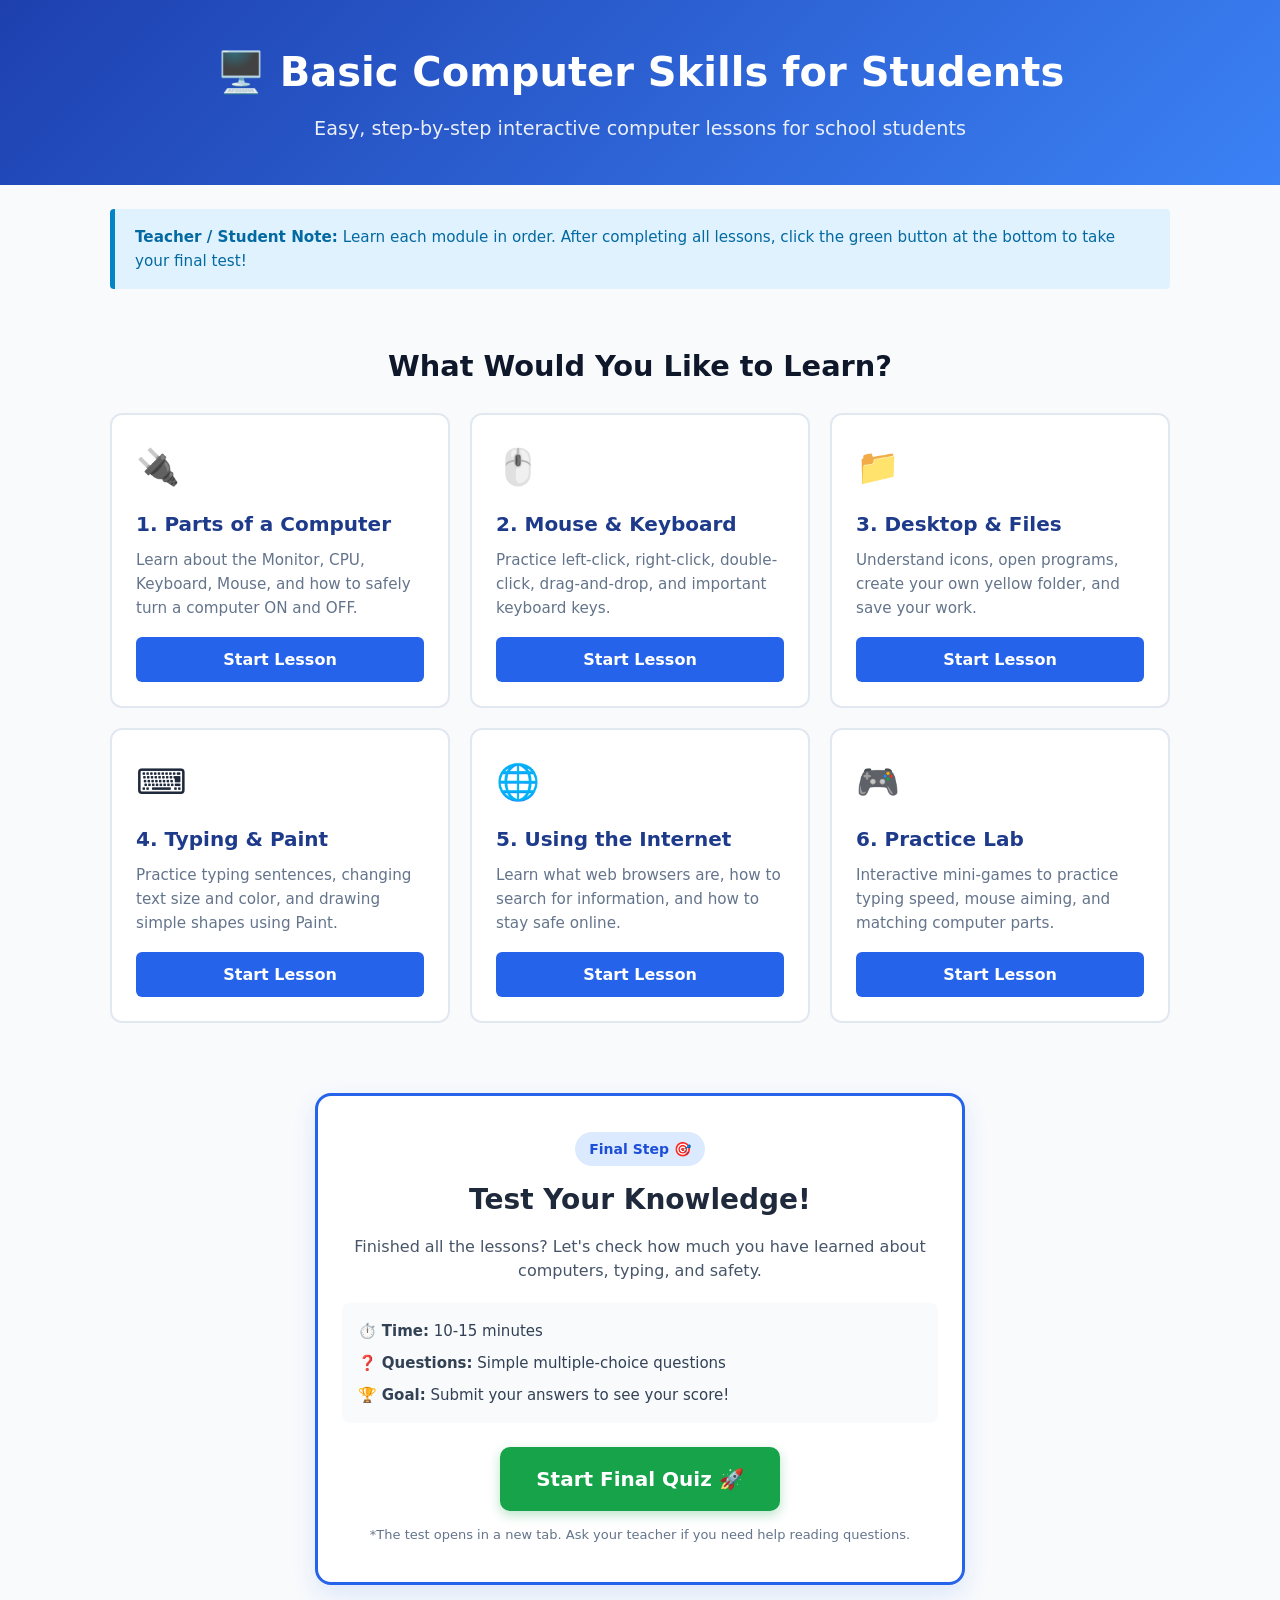
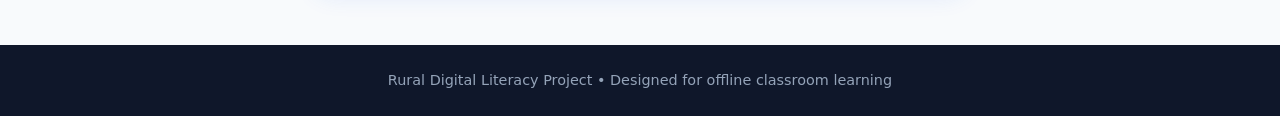
<file: index.html>
<!DOCTYPE html>
<html lang="en">
<head>
  <meta charset="UTF-8">
  <meta name="viewport" content="width=device-width, initial-scale=1.0">
  <title>Basic Computer Skills for Students</title>
  <link rel="stylesheet" href="style.css">
</head>
<body>

  <!-- Header Section -->
  <header>
    <div class="container">
      <h1>🖥️ Basic Computer Skills for Students</h1>
      <p>Easy, step-by-step interactive computer lessons for school students</p>
    </div>
  </header>

  <main class="container">
    <!-- Notice Banner -->
    <div class="info-banner">
      <strong>Teacher / Student Note:</strong> Learn each module in order. After completing all lessons, click the green button at the bottom to take your final test!
    </div>

    <!-- Curriculum Modules Grid -->
    <section class="modules-section">
      <h2 class="section-title">What Would You Like to Learn?</h2>
      
      <div class="modules-grid">
        <!-- Module 1 -->
        <article class="module-card">
          <div>
            <div class="module-icon">🔌</div>
            <h3 class="module-title">1. Parts of a Computer</h3>
            <p class="module-desc">Learn about the Monitor, CPU, Keyboard, Mouse, and how to safely turn a computer ON and OFF.</p>
          </div>
          <a href="module-1-hardware.html" class="module-btn">Start Lesson</a>
        </article>

        <!-- Module 2 -->
        <article class="module-card">
          <div>
            <div class="module-icon">🖱️</div>
            <h3 class="module-title">2. Mouse & Keyboard</h3>
            <p class="module-desc">Practice left-click, right-click, double-click, drag-and-drop, and important keyboard keys.</p>
          </div>
          <a href="module-2-mouse-keys.html" class="module-btn">Start Lesson</a>
        </article>

        <!-- Module 3 -->
        <article class="module-card">
          <div>
            <div class="module-icon">📁</div>
            <h3 class="module-title">3. Desktop & Files</h3>
            <p class="module-desc">Understand icons, open programs, create your own yellow folder, and save your work.</p>
          </div>
          <a href="module-3-os-files.html" class="module-btn">Start Lesson</a>
        </article>

        <!-- Module 4 -->
        <article class="module-card">
          <div>
            <div class="module-icon">⌨️</div>
            <h3 class="module-title">4. Typing & Paint</h3>
            <p class="module-desc">Practice typing sentences, changing text size and color, and drawing simple shapes using Paint.</p>
          </div>
          <a href="module-4-typing.html" class="module-btn">Start Lesson</a>
        </article>

        <!-- Module 5 -->
        <article class="module-card">
          <div>
            <div class="module-icon">🌐</div>
            <h3 class="module-title">5. Using the Internet</h3>
            <p class="module-desc">Learn what web browsers are, how to search for information, and how to stay safe online.</p>
          </div>
          <a href="module-5-internet.html" class="module-btn">Start Lesson</a>
        </article>

        <!-- Module 6 -->
        <article class="module-card">
          <div>
            <div class="module-icon">🎮</div>
            <h3 class="module-title">6. Practice Lab</h3>
            <p class="module-desc">Interactive mini-games to practice typing speed, mouse aiming, and matching computer parts.</p>
          </div>
          <a href="practice-lab.html" class="module-btn">Start Lesson</a>
        </article>
      </div>
    </section>

    <!-- Google Form Assessment Section -->
    <section class="quiz-section" id="final-test">
      <div class="quiz-card">
        <div class="quiz-badge">Final Step 🎯</div>
        <h2>Test Your Knowledge!</h2>
        <p>
          Finished all the lessons? Let's check how much you have learned about computers, typing, and safety.
        </p>

        <ul class="quiz-info-list">
          <li>⏱️ <strong>Time:</strong> 10-15 minutes</li>
          <li>❓ <strong>Questions:</strong> Simple multiple-choice questions</li>
          <li>🏆 <strong>Goal:</strong> Submit your answers to see your score!</li>
        </ul>

        <!-- REPLACE URL BELOW WITH YOUR ACTUAL GOOGLE FORM LINK -->
        <a 
          href="https://docs.google.com/forms/d/e/1FAIpQLSdJWgnpxAxNzUijWl39-9G3-Qen-Lvp-LFcQCMfpxL9s4oBVw/viewform?usp=publish-editor" 
          target="_blank" 
          rel="noopener noreferrer" 
          class="quiz-btn"
        >
          Start Final Quiz 🚀
        </a>

        <small class="quiz-note">*The test opens in a new tab. Ask your teacher if you need help reading questions.</small>
      </div>
    </section>
  </main>

  <!-- Footer -->
  <footer>
    <div class="container">
      <p>Rural Digital Literacy Project • Designed for offline classroom learning</p>
    </div>
  </footer>

</body>
</html>
</file>
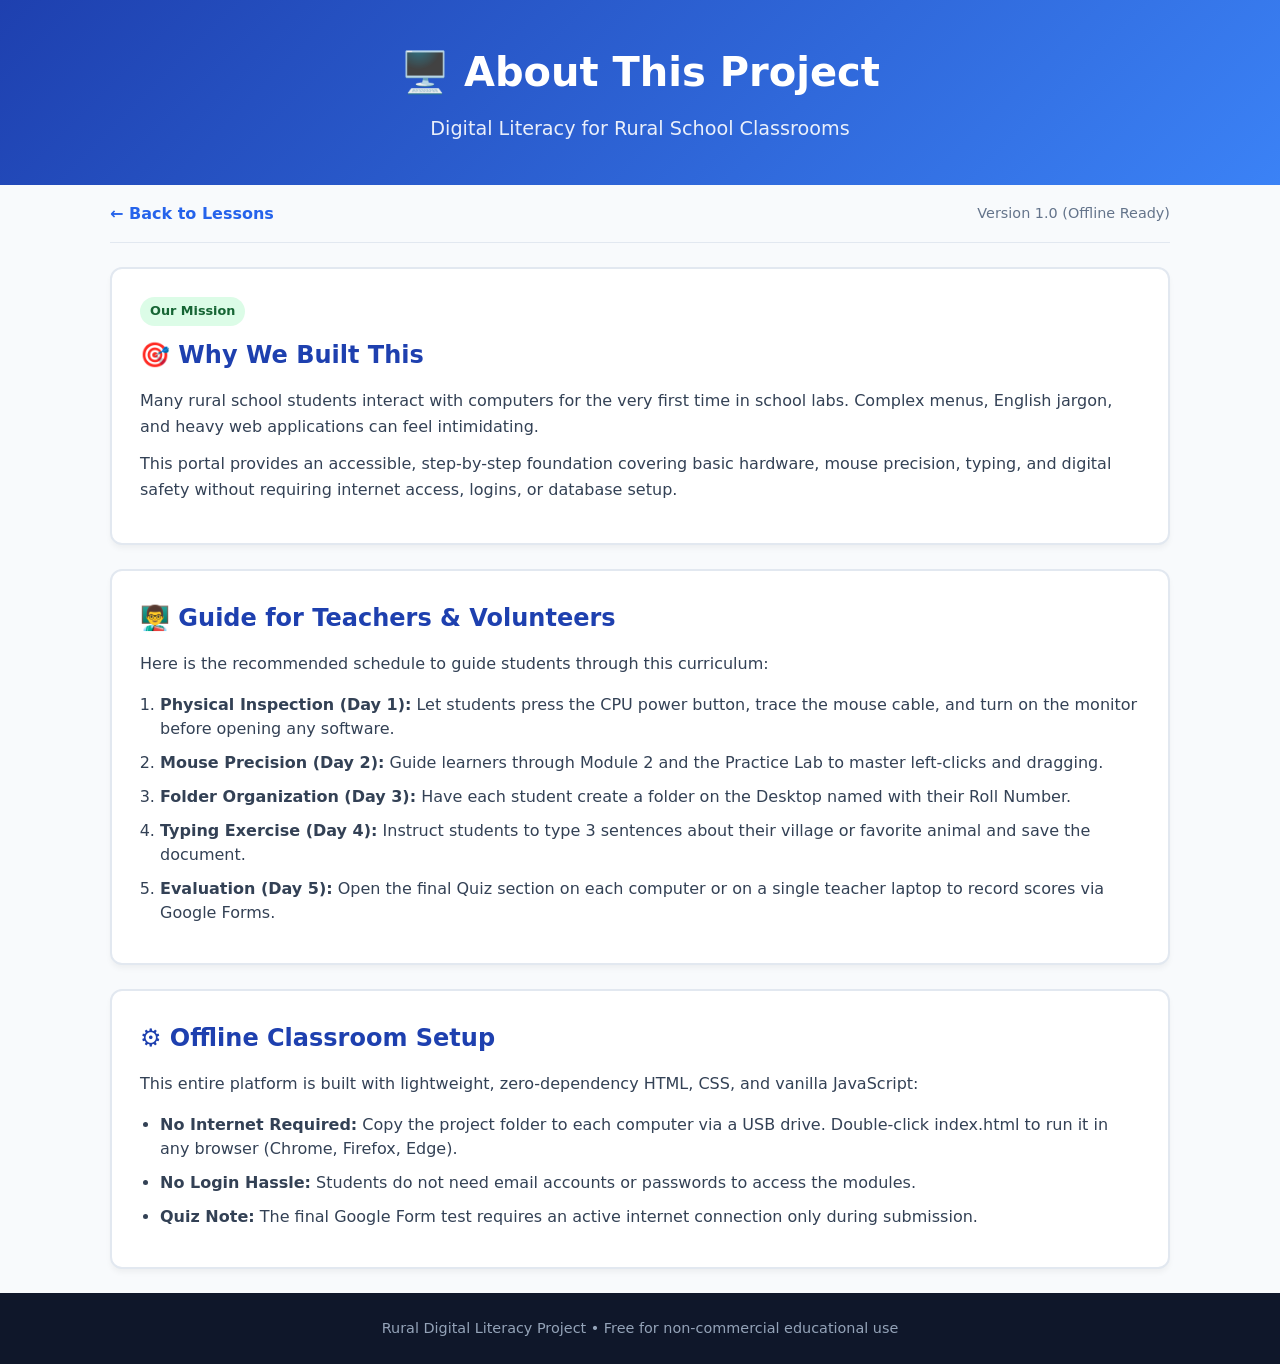
<file: about.html>
<!DOCTYPE html>
<html lang="en">
<head>
  <meta charset="UTF-8">
  <meta name="viewport" content="width=device-width, initial-scale=1.0">
  <title>About - Basic Computer Skills Project</title>
  <link rel="stylesheet" href="style.css">
  <link rel="stylesheet" href="responsive.css">
  <style>
    /* Specific styles for About & Guide Page */
    .about-hero {
      text-align: center;
      padding: 30px 0 10px 0;
    }

    .about-card {
      background: #ffffff;
      border: 2px solid #e2e8f0;
      border-radius: 12px;
      padding: 28px;
      margin-bottom: 24px;
      box-shadow: 0 4px 6px -1px rgba(0, 0, 0, 0.05);
    }

    .about-card h2 {
      color: #1e40af;
      font-size: 1.5rem;
      margin-bottom: 14px;
      display: flex;
      align-items: center;
      gap: 10px;
    }

    .about-card p {
      color: #334155;
      font-size: 1rem;
      margin-bottom: 12px;
    }

    .guide-steps {
      margin: 16px 0 0 20px;
      color: #334155;
    }

    .guide-steps li {
      margin-bottom: 10px;
      line-height: 1.5;
    }

    .badge-tag {
      display: inline-block;
      background: #dcfce7;
      color: #166534;
      font-weight: 700;
      font-size: 0.8rem;
      padding: 4px 10px;
      border-radius: 9999px;
      margin-bottom: 10px;
    }

    .nav-bar {
      display: flex;
      justify-content: space-between;
      align-items: center;
      padding: 16px 0;
      border-bottom: 1px solid #e2e8f0;
      margin-bottom: 24px;
    }

    .nav-link {
      color: #2563eb;
      text-decoration: none;
      font-weight: 600;
      font-size: 1rem;
    }

    .nav-link:hover {
      text-decoration: underline;
    }
  </style>
</head>
<body>

  <!-- Top Navigation -->
  <header>
    <div class="container">
      <h1>🖥️ About This Project</h1>
      <p>Digital Literacy for Rural School Classrooms</p>
    </div>
  </header>

  <main class="container">
    <nav class="nav-bar">
      <a href="index.html" class="nav-link">← Back to Lessons</a>
      <span style="color: #64748b; font-size: 0.9rem;">Version 1.0 (Offline Ready)</span>
    </nav>

    <!-- Mission Section -->
    <article class="about-card">
      <span class="badge-tag">Our Mission</span>
      <h2>🎯 Why We Built This</h2>
      <p>
        Many rural school students interact with computers for the very first time in school labs. Complex menus, English jargon, and heavy web applications can feel intimidating.
      </p>
      <p>
        This portal provides an accessible, step-by-step foundation covering basic hardware, mouse precision, typing, and digital safety without requiring internet access, logins, or database setup.
      </p>
    </article>

    <!-- Teacher / Instructor Guide -->
    <article class="about-card">
      <h2>👨‍🏫 Guide for Teachers & Volunteers</h2>
      <p>Here is the recommended schedule to guide students through this curriculum:</p>
      
      <ol class="guide-steps">
        <li><strong>Physical Inspection (Day 1):</strong> Let students press the CPU power button, trace the mouse cable, and turn on the monitor before opening any software.</li>
        <li><strong>Mouse Precision (Day 2):</strong> Guide learners through Module 2 and the Practice Lab to master left-clicks and dragging.</li>
        <li><strong>Folder Organization (Day 3):</strong> Have each student create a folder on the Desktop named with their Roll Number.</li>
        <li><strong>Typing Exercise (Day 4):</strong> Instruct students to type 3 sentences about their village or favorite animal and save the document.</li>
        <li><strong>Evaluation (Day 5):</strong> Open the final Quiz section on each computer or on a single teacher laptop to record scores via Google Forms.</li>
      </ol>
    </article>

    <!-- Technical & Offline Setup -->
    <article class="about-card">
      <h2>⚙️ Offline Classroom Setup</h2>
      <p>This entire platform is built with lightweight, zero-dependency HTML, CSS, and vanilla JavaScript:</p>
      <ul class="guide-steps">
        <li><strong>No Internet Required:</strong> Copy the project folder to each computer via a USB drive. Double-click <code>index.html</code> to run it in any browser (Chrome, Firefox, Edge).</li>
        <li><strong>No Login Hassle:</strong> Students do not need email accounts or passwords to access the modules.</li>
        <li><strong>Quiz Note:</strong> The final Google Form test requires an active internet connection only during submission.</li>
      </ul>
    </article>
  </main>

  <!-- Footer -->
  <footer>
    <div class="container">
      <p>Rural Digital Literacy Project • Free for non-commercial educational use</p>
    </div>
  </footer>

</body>
</html>
</file>
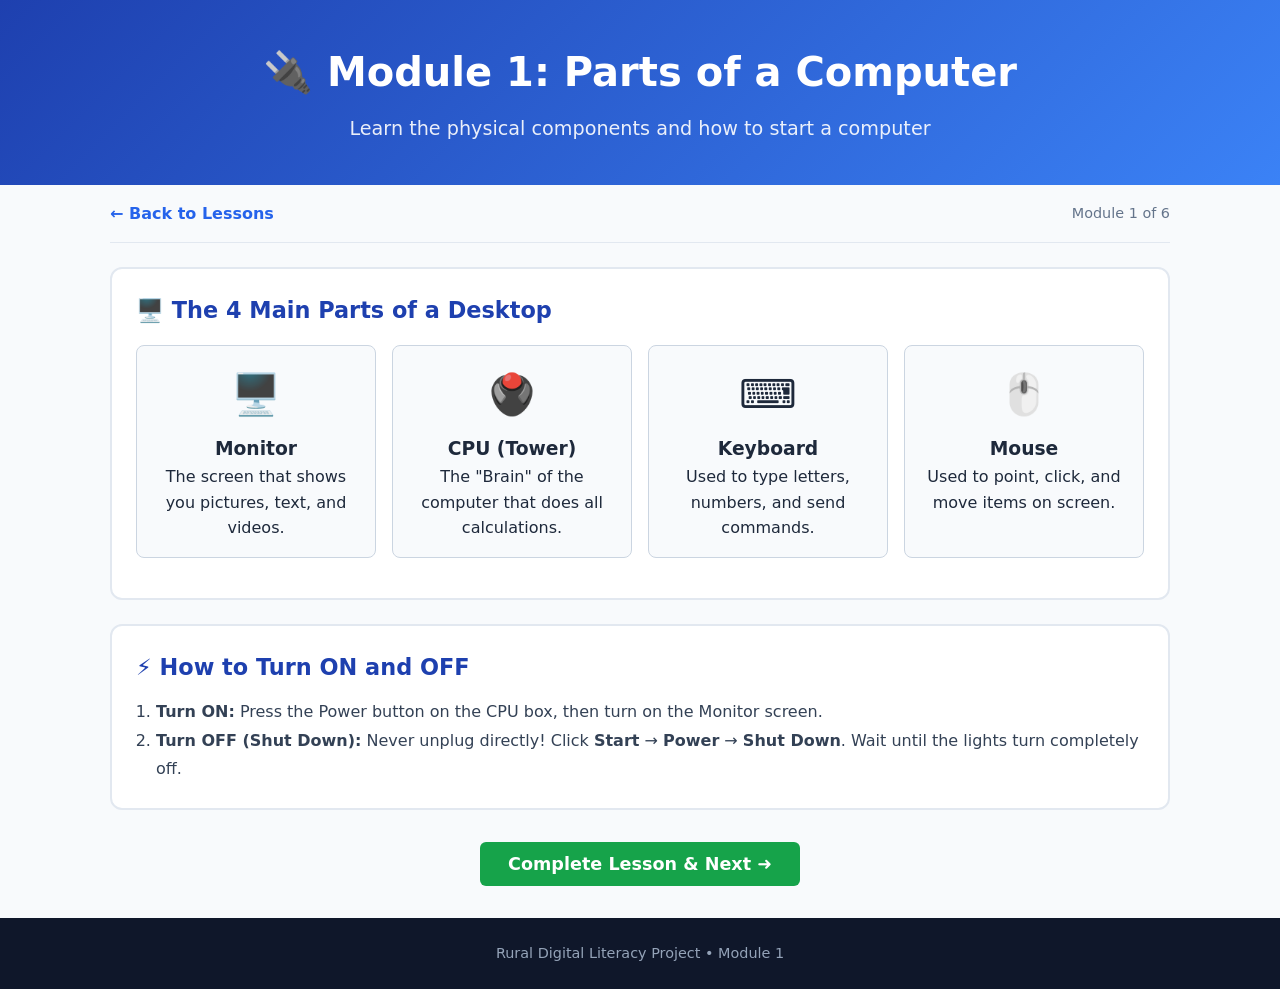
<file: module-1-hardware.html>
<!DOCTYPE html>
<html lang="en">
<head>
  <meta charset="UTF-8">
  <meta name="viewport" content="width=device-width, initial-scale=1.0">
  <title>Module 1: Parts of a Computer</title>
  <link rel="stylesheet" href="style.css">
  <link rel="stylesheet" href="responsive.css">
  <style>
    .lesson-card { background: #ffffff; border: 2px solid #e2e8f0; border-radius: 12px; padding: 24px; margin-bottom: 24px; }
    .lesson-card h2 { color: #1e40af; font-size: 1.4rem; margin-bottom: 12px; }
    .hardware-grid { display: grid; grid-template-columns: repeat(auto-fit, minmax(220px, 1fr)); gap: 16px; margin: 16px 0; }
    .hw-box { background: #f8fafc; border: 1px solid #cbd5e1; border-radius: 8px; padding: 16px; text-align: center; }
    .hw-icon { font-size: 2.5rem; margin-bottom: 8px; }
    .nav-bar { display: flex; justify-content: space-between; align-items: center; padding: 16px 0; border-bottom: 1px solid #e2e8f0; margin-bottom: 24px; }
    .nav-link { color: #2563eb; text-decoration: none; font-weight: 600; }
  </style>
</head>
<body>
  <header>
    <div class="container">
      <h1>🔌 Module 1: Parts of a Computer</h1>
      <p>Learn the physical components and how to start a computer</p>
    </div>
  </header>

  <main class="container">
    <nav class="nav-bar">
      <a href="index.html" class="nav-link">← Back to Lessons</a>
      <span style="color: #64748b; font-size: 0.9rem;">Module 1 of 6</span>
    </nav>

    <article class="lesson-card">
      <h2>🖥️ The 4 Main Parts of a Desktop</h2>
      <div class="hardware-grid">
        <div class="hw-box">
          <div class="hw-icon">🖥️</div>
          <h3>Monitor</h3>
          <p>The screen that shows you pictures, text, and videos.</p>
        </div>
        <div class="hw-box">
          <div class="hw-icon">🖲️</div>
          <h3>CPU (Tower)</h3>
          <p>The "Brain" of the computer that does all calculations.</p>
        </div>
        <div class="hw-box">
          <div class="hw-icon">⌨️</div>
          <h3>Keyboard</h3>
          <p>Used to type letters, numbers, and send commands.</p>
        </div>
        <div class="hw-box">
          <div class="hw-icon">🖱️</div>
          <h3>Mouse</h3>
          <p>Used to point, click, and move items on screen.</p>
        </div>
      </div>
    </article>

    <article class="lesson-card">
      <h2>⚡ How to Turn ON and OFF</h2>
      <ol style="margin-left: 20px; color: #334155; line-height: 1.8;">
        <li><strong>Turn ON:</strong> Press the Power button on the CPU box, then turn on the Monitor screen.</li>
        <li><strong>Turn OFF (Shut Down):</strong> Never unplug directly! Click <strong>Start</strong> → <strong>Power</strong> → <strong>Shut Down</strong>. Wait until the lights turn completely off.</li>
      </ol>
    </article>

    <div style="text-align: center; margin: 32px 0;">
      <button onclick="markModuleComplete('module-1-hardware.html'); window.location.href='module-2-mouse-keys.html';" class="module-btn" style="background-color: #16a34a; font-size: 1.1rem; padding: 12px 28px; cursor: pointer; border: none;">
        Complete Lesson & Next ➜
      </button>
    </div>
  </main>

  <footer>
    <div class="container"><p>Rural Digital Literacy Project • Module 1</p></div>
  </footer>

  <script src="progress.js"></script>
</body>
</html>
</file>
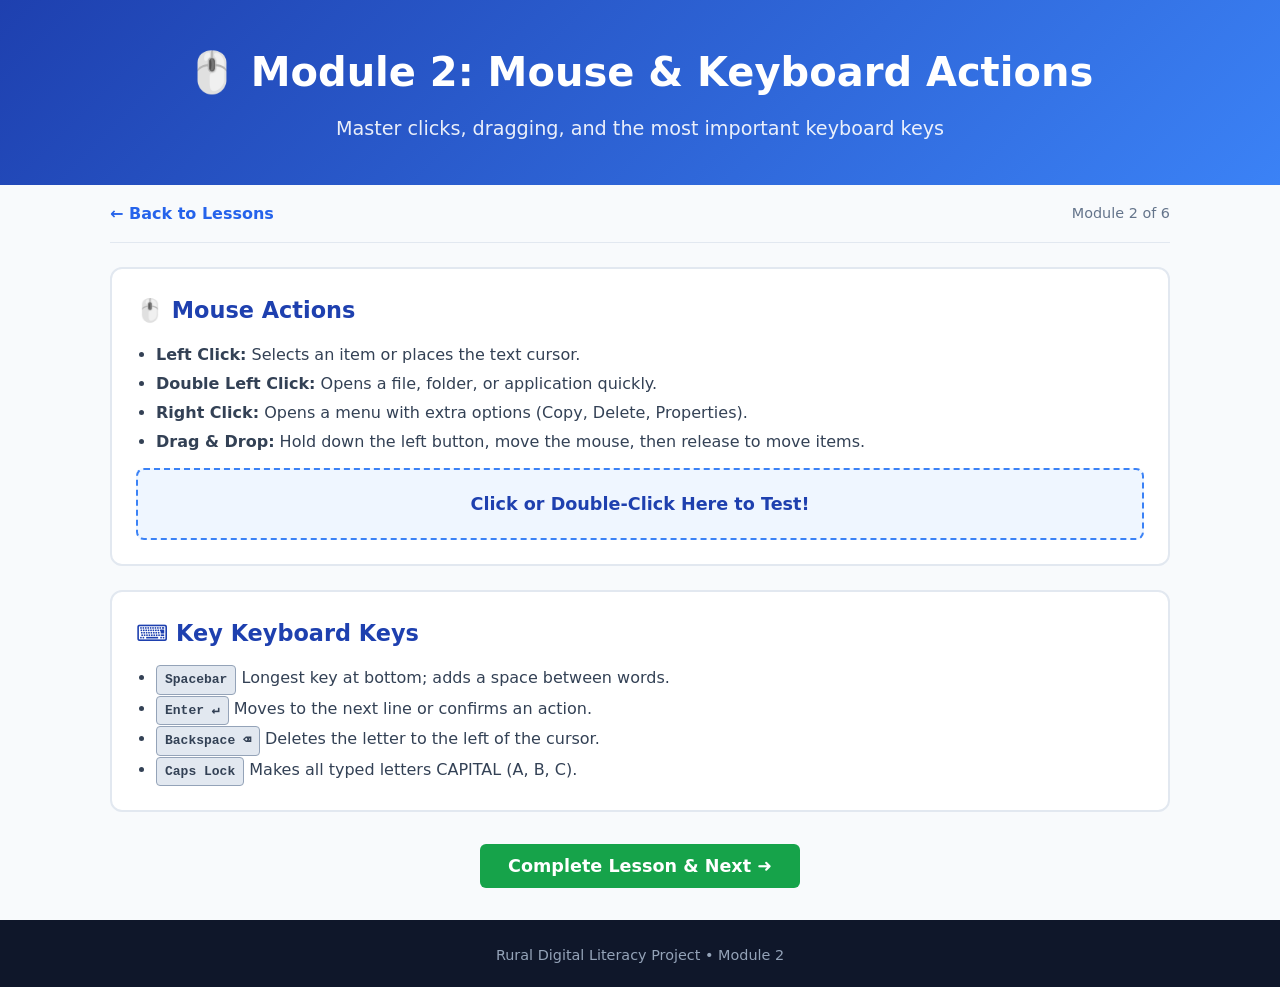
<file: module-2-mouse-keys.html>
<!DOCTYPE html>
<html lang="en">
<head>
  <meta charset="UTF-8">
  <meta name="viewport" content="width=device-width, initial-scale=1.0">
  <title>Module 2: Mouse & Keyboard Skills</title>
  <link rel="stylesheet" href="style.css">
  <link rel="stylesheet" href="responsive.css">
  <style>
    .lesson-card { background: #ffffff; border: 2px solid #e2e8f0; border-radius: 12px; padding: 24px; margin-bottom: 24px; }
    .lesson-card h2 { color: #1e40af; font-size: 1.4rem; margin-bottom: 12px; }
    .key-badge { display: inline-block; background: #e2e8f0; border: 1px solid #94a3b8; border-radius: 4px; padding: 2px 8px; font-weight: bold; font-family: monospace; }
    .interactive-pad { background: #eff6ff; border: 2px dashed #3b82f6; border-radius: 8px; padding: 20px; text-align: center; margin-top: 12px; cursor: pointer; }
    .nav-bar { display: flex; justify-content: space-between; align-items: center; padding: 16px 0; border-bottom: 1px solid #e2e8f0; margin-bottom: 24px; }
    .nav-link { color: #2563eb; text-decoration: none; font-weight: 600; }
  </style>
</head>
<body>
  <header>
    <div class="container">
      <h1>🖱️ Module 2: Mouse & Keyboard Actions</h1>
      <p>Master clicks, dragging, and the most important keyboard keys</p>
    </div>
  </header>

  <main class="container">
    <nav class="nav-bar">
      <a href="index.html" class="nav-link">← Back to Lessons</a>
      <span style="color: #64748b; font-size: 0.9rem;">Module 2 of 6</span>
    </nav>

    <article class="lesson-card">
      <h2>🖱️ Mouse Actions</h2>
      <ul style="margin-left: 20px; color: #334155; line-height: 1.8;">
        <li><strong>Left Click:</strong> Selects an item or places the text cursor.</li>
        <li><strong>Double Left Click:</strong> Opens a file, folder, or application quickly.</li>
        <li><strong>Right Click:</strong> Opens a menu with extra options (Copy, Delete, Properties).</li>
        <li><strong>Drag & Drop:</strong> Hold down the left button, move the mouse, then release to move items.</li>
      </ul>

      <div class="interactive-pad" id="click-tester" onclick="testClick(event)" ondblclick="testDblClick(event)">
        <span id="click-status" style="font-weight: bold; color: #1e40af; font-size: 1.1rem;">Click or Double-Click Here to Test!</span>
      </div>
    </article>

    <article class="lesson-card">
      <h2>⌨️ Key Keyboard Keys</h2>
      <ul style="margin-left: 20px; color: #334155; line-height: 1.8;">
        <li><span class="key-badge">Spacebar</span> Longest key at bottom; adds a space between words.</li>
        <li><span class="key-badge">Enter ↵</span> Moves to the next line or confirms an action.</li>
        <li><span class="key-badge">Backspace ⌫</span> Deletes the letter to the left of the cursor.</li>
        <li><span class="key-badge">Caps Lock</span> Makes all typed letters CAPITAL (A, B, C).</li>
      </ul>
    </article>

    <div style="text-align: center; margin: 32px 0;">
      <button onclick="markModuleComplete('module-2-mouse-keys.html'); window.location.href='module-3-os-files.html';" class="module-btn" style="background-color: #16a34a; font-size: 1.1rem; padding: 12px 28px; cursor: pointer; border: none;">
        Complete Lesson & Next ➜
      </button>
    </div>
  </main>

  <footer>
    <div class="container"><p>Rural Digital Literacy Project • Module 2</p></div>
  </footer>

  <script>
    function testClick(e) {
      document.getElementById('click-status').textContent = '✓ Single Left Click Registered!';
    }
    function testDblClick(e) {
      document.getElementById('click-status').textContent = '🎉 Double Click Success!';
    }
  </script>
  <script src="progress.js"></script>
</body>
</html>
</file>
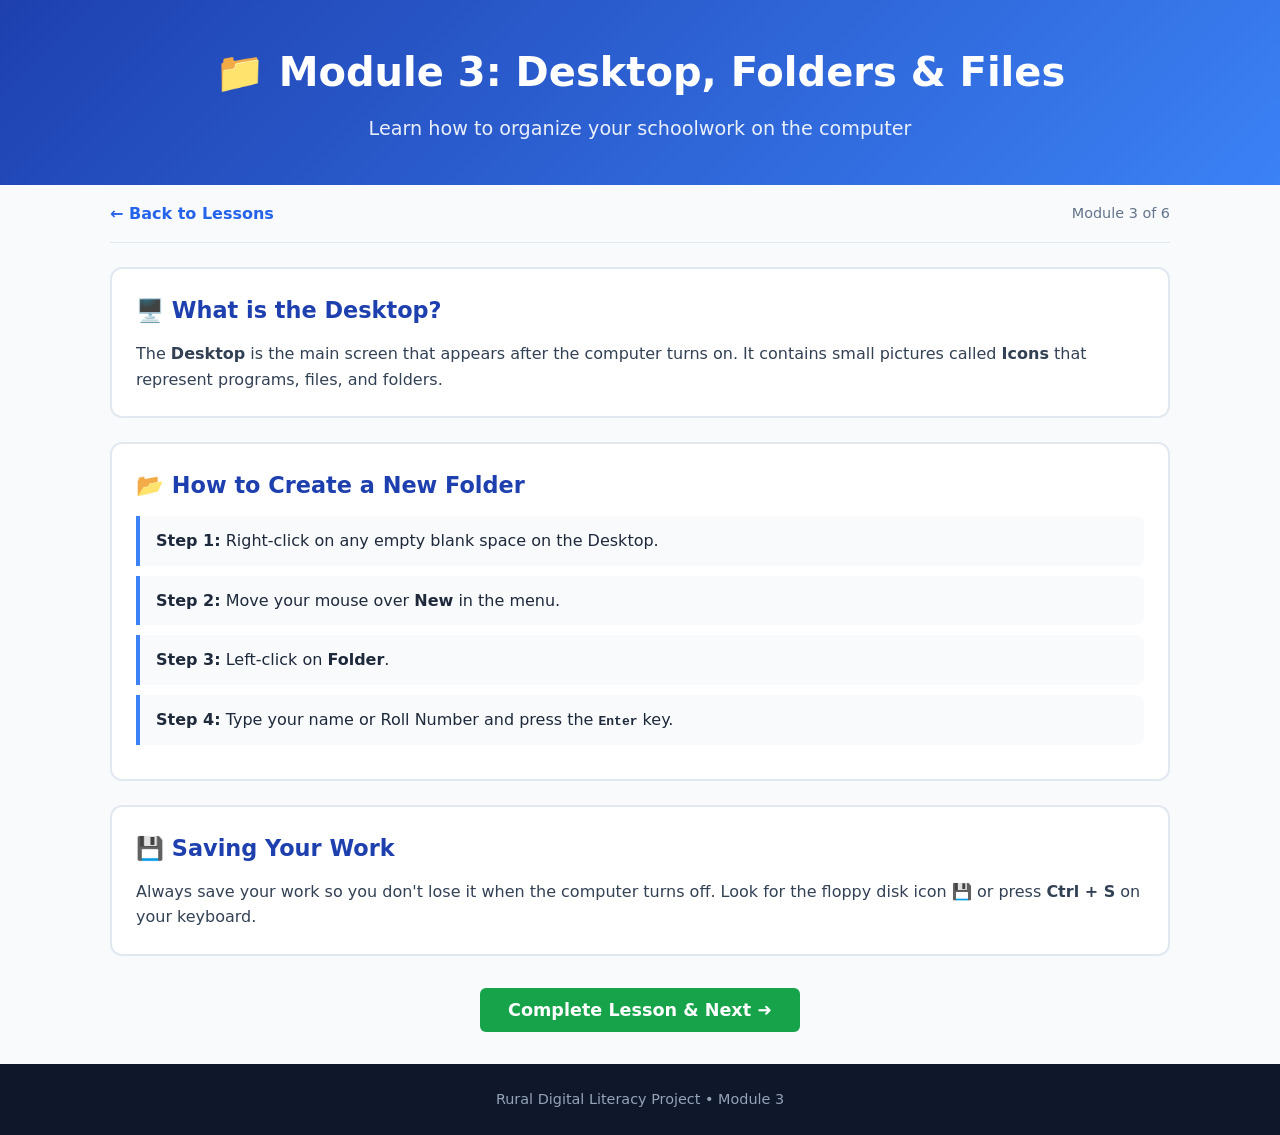
<file: module-3-os-files.html>
<!DOCTYPE html>
<html lang="en">
<head>
  <meta charset="UTF-8">
  <meta name="viewport" content="width=device-width, initial-scale=1.0">
  <title>Module 3: Desktop & Files</title>
  <link rel="stylesheet" href="style.css">
  <link rel="stylesheet" href="responsive.css">
  <style>
    .lesson-card { background: #ffffff; border: 2px solid #e2e8f0; border-radius: 12px; padding: 24px; margin-bottom: 24px; }
    .lesson-card h2 { color: #1e40af; font-size: 1.4rem; margin-bottom: 12px; }
    .step-box { background: #f8fafc; border-left: 4px solid #3b82f6; padding: 12px 16px; margin: 10px 0; border-radius: 0 8px 8px 0; }
    .nav-bar { display: flex; justify-content: space-between; align-items: center; padding: 16px 0; border-bottom: 1px solid #e2e8f0; margin-bottom: 24px; }
    .nav-link { color: #2563eb; text-decoration: none; font-weight: 600; }
  </style>
</head>
<body>
  <header>
    <div class="container">
      <h1>📁 Module 3: Desktop, Folders & Files</h1>
      <p>Learn how to organize your schoolwork on the computer</p>
    </div>
  </header>

  <main class="container">
    <nav class="nav-bar">
      <a href="../index.html" class="nav-link">← Back to Lessons</a>
      <span style="color: #64748b; font-size: 0.9rem;">Module 3 of 6</span>
    </nav>

    <article class="lesson-card">
      <h2>🖥️ What is the Desktop?</h2>
      <p style="color: #334155; line-height: 1.6;">
        The <strong>Desktop</strong> is the main screen that appears after the computer turns on. It contains small pictures called <strong>Icons</strong> that represent programs, files, and folders.
      </p>
    </article>

    <article class="lesson-card">
      <h2>📂 How to Create a New Folder</h2>
      <div class="step-box">
        <strong>Step 1:</strong> Right-click on any empty blank space on the Desktop.
      </div>
      <div class="step-box">
        <strong>Step 2:</strong> Move your mouse over <strong>New</strong> in the menu.
      </div>
      <div class="step-box">
        <strong>Step 3:</strong> Left-click on <strong>Folder</strong>.
      </div>
      <div class="step-box">
        <strong>Step 4:</strong> Type your name or Roll Number and press the <span style="font-family: monospace; font-weight: bold;">Enter</span> key.
      </div>
    </article>

    <article class="lesson-card">
      <h2>💾 Saving Your Work</h2>
      <p style="color: #334155; line-height: 1.6;">
        Always save your work so you don't lose it when the computer turns off. Look for the floppy disk icon 💾 or press <strong>Ctrl + S</strong> on your keyboard.
      </p>
    </article>

    <div style="text-align: center; margin: 32px 0;">
      <button onclick="markModuleComplete('module-3-os-files.html'); window.location.href='module-4-typing.html';" class="module-btn" style="background-color: #16a34a; font-size: 1.1rem; padding: 12px 28px; cursor: pointer; border: none;">
        Complete Lesson & Next ➜
      </button>
    </div>
  </main>

  <footer>
    <div class="container"><p>Rural Digital Literacy Project • Module 3</p></div>
  </footer>

  <script src="progress.js"></script>
</body>
</html>
</file>
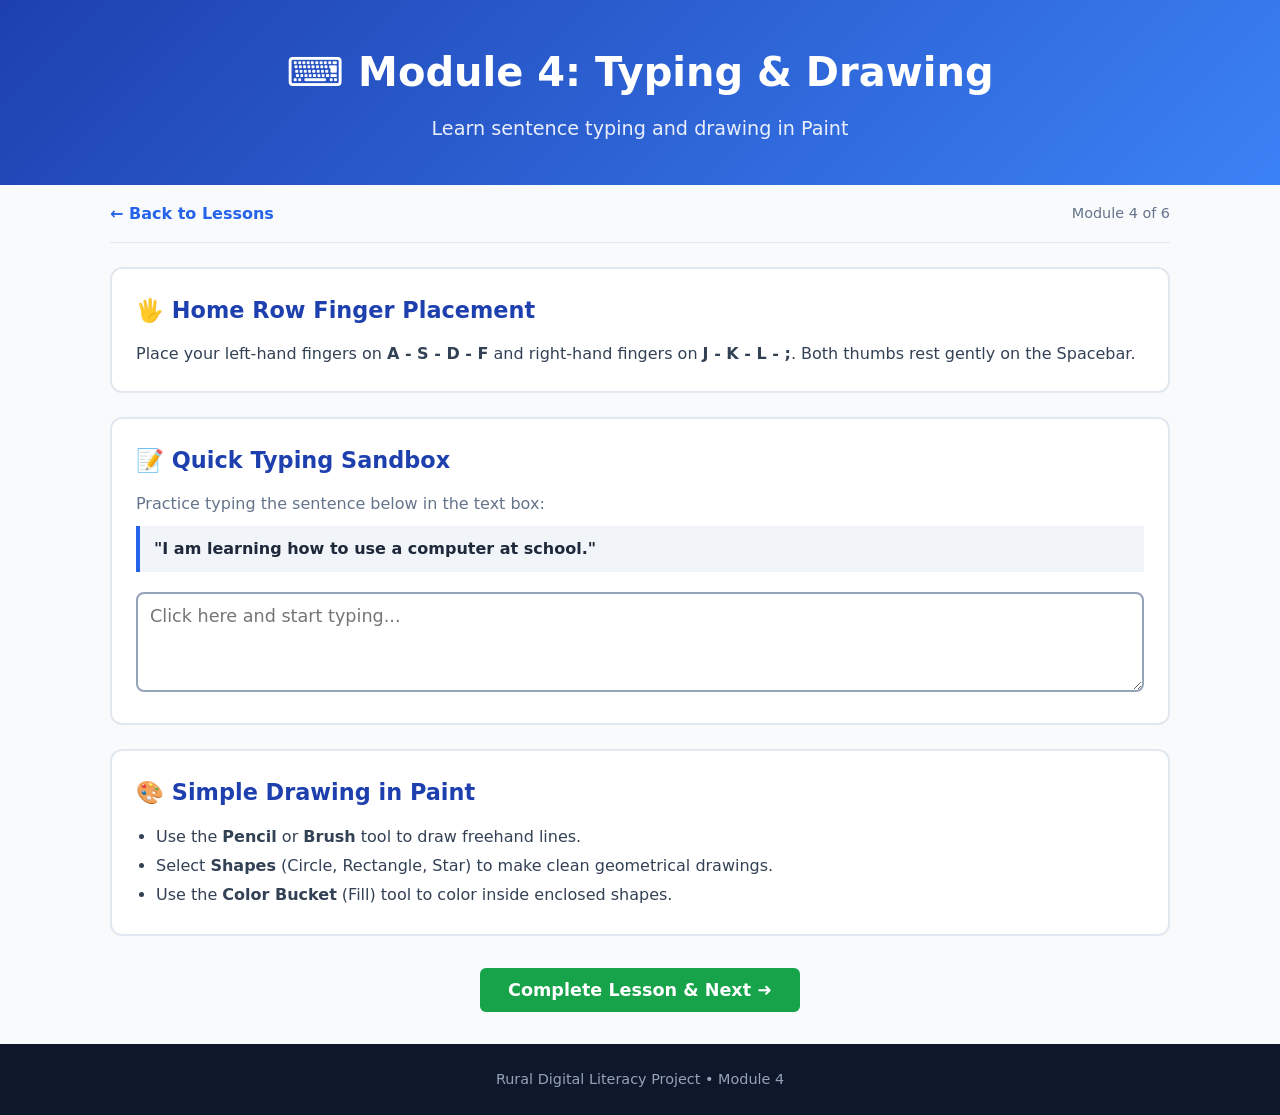
<file: module-4-typing.html>
<!DOCTYPE html>
<html lang="en">
<head>
  <meta charset="UTF-8">
  <meta name="viewport" content="width=device-width, initial-scale=1.0">
  <title>Module 4: Typing & Drawing</title>
  <link rel="stylesheet" href="style.css">
  <link rel="stylesheet" href="responsive.css">
  <style>
    .lesson-card { background: #ffffff; border: 2px solid #e2e8f0; border-radius: 12px; padding: 24px; margin-bottom: 24px; }
    .lesson-card h2 { color: #1e40af; font-size: 1.4rem; margin-bottom: 12px; }
    .typing-box { width: 100%; height: 100px; padding: 12px; font-size: 1.1rem; border: 2px solid #94a3b8; border-radius: 8px; margin-top: 10px; }
    .nav-bar { display: flex; justify-content: space-between; align-items: center; padding: 16px 0; border-bottom: 1px solid #e2e8f0; margin-bottom: 24px; }
    .nav-link { color: #2563eb; text-decoration: none; font-weight: 600; }
  </style>
</head>
<body>
  <header>
    <div class="container">
      <h1>⌨️ Module 4: Typing & Drawing</h1>
      <p>Learn sentence typing and drawing in Paint</p>
    </div>
  </header>

  <main class="container">
    <nav class="nav-bar">
      <a href="../index.html" class="nav-link">← Back to Lessons</a>
      <span style="color: #64748b; font-size: 0.9rem;">Module 4 of 6</span>
    </nav>

    <article class="lesson-card">
      <h2>🖐️ Home Row Finger Placement</h2>
      <p style="color: #334155; line-height: 1.6;">
        Place your left-hand fingers on <strong>A - S - D - F</strong> and right-hand fingers on <strong>J - K - L - ;</strong>. Both thumbs rest gently on the Spacebar.
      </p>
    </article>

    <article class="lesson-card">
      <h2>📝 Quick Typing Sandbox</h2>
      <p style="color: #64748b;">Practice typing the sentence below in the text box:</p>
      <blockquote style="background: #f1f5f9; padding: 10px 14px; border-left: 4px solid #2563eb; font-weight: 600; margin: 10px 0;">
        "I am learning how to use a computer at school."
      </blockquote>
      <textarea class="typing-box" placeholder="Click here and start typing..."></textarea>
    </article>

    <article class="lesson-card">
      <h2>🎨 Simple Drawing in Paint</h2>
      <ul style="margin-left: 20px; color: #334155; line-height: 1.8;">
        <li>Use the <strong>Pencil</strong> or <strong>Brush</strong> tool to draw freehand lines.</li>
        <li>Select <strong>Shapes</strong> (Circle, Rectangle, Star) to make clean geometrical drawings.</li>
        <li>Use the <strong>Color Bucket</strong> (Fill) tool to color inside enclosed shapes.</li>
      </ul>
    </article>

    <div style="text-align: center; margin: 32px 0;">
      <button onclick="markModuleComplete('module-4-typing.html'); window.location.href='module-5-internet.html';" class="module-btn" style="background-color: #16a34a; font-size: 1.1rem; padding: 12px 28px; cursor: pointer; border: none;">
        Complete Lesson & Next ➜
      </button>
    </div>
  </main>

  <footer>
    <div class="container"><p>Rural Digital Literacy Project • Module 4</p></div>
  </footer>

  <script src="progress.js"></script>
</body>
</html>
</file>
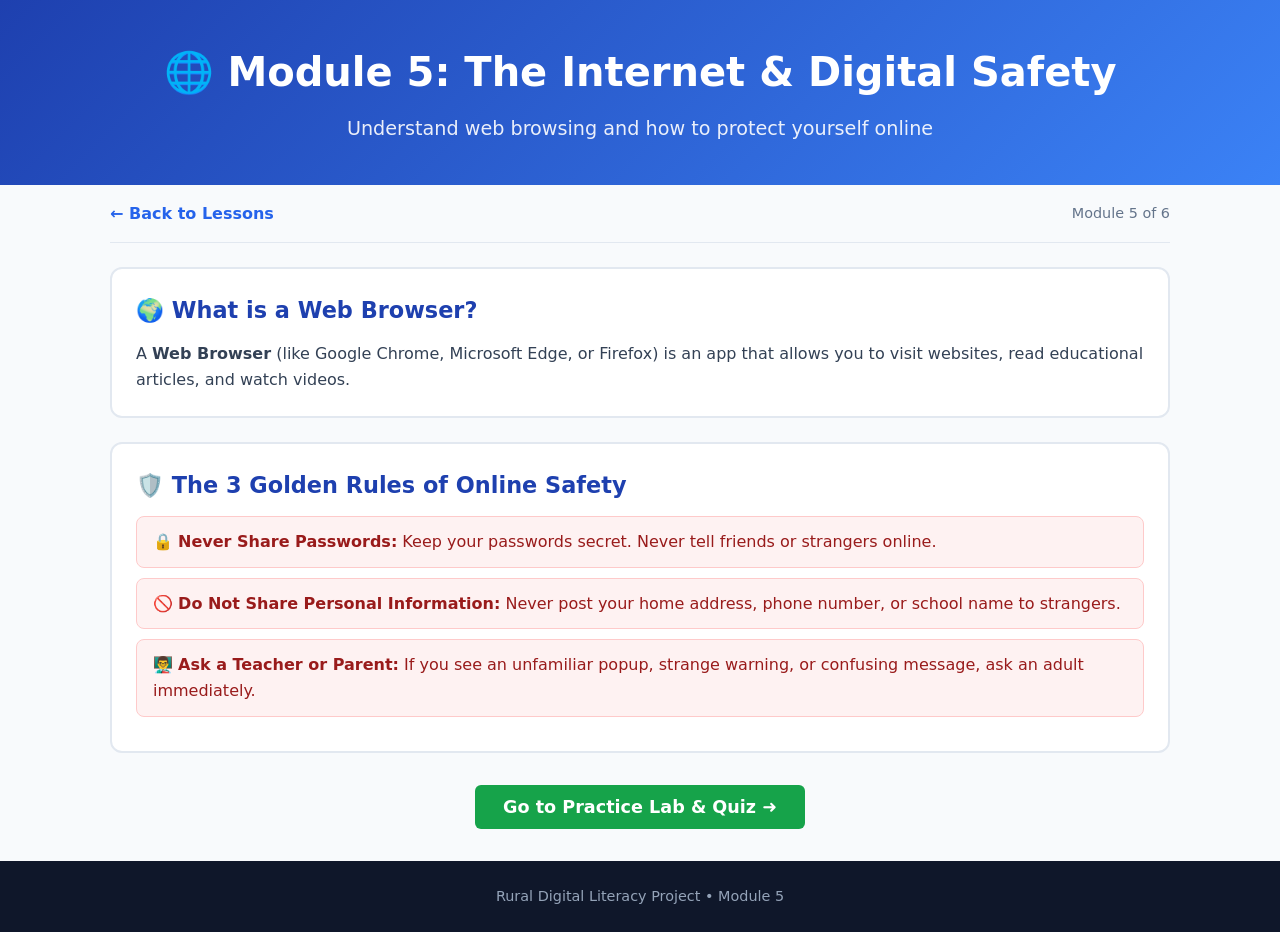
<file: module-5-internet.html>
<!DOCTYPE html>
<html lang="en">
<head>
  <meta charset="UTF-8">
  <meta name="viewport" content="width=device-width, initial-scale=1.0">
  <title>Module 5: The Internet & Online Safety</title>
  <link rel="stylesheet" href="style.css">
  <link rel="stylesheet" href="responsive.css">
  <style>
    .lesson-card { background: #ffffff; border: 2px solid #e2e8f0; border-radius: 12px; padding: 24px; margin-bottom: 24px; }
    .lesson-card h2 { color: #1e40af; font-size: 1.4rem; margin-bottom: 12px; }
    .safety-rule { background: #fef2f2; border: 1px solid #fecaca; color: #991b1b; padding: 12px 16px; border-radius: 8px; margin-bottom: 10px; }
    .nav-bar { display: flex; justify-content: space-between; align-items: center; padding: 16px 0; border-bottom: 1px solid #e2e8f0; margin-bottom: 24px; }
    .nav-link { color: #2563eb; text-decoration: none; font-weight: 600; }
  </style>
</head>
<body>
  <header>
    <div class="container">
      <h1>🌐 Module 5: The Internet & Digital Safety</h1>
      <p>Understand web browsing and how to protect yourself online</p>
    </div>
  </header>

  <main class="container">
    <nav class="nav-bar">
      <a href="../index.html" class="nav-link">← Back to Lessons</a>
      <span style="color: #64748b; font-size: 0.9rem;">Module 5 of 6</span>
    </nav>

    <article class="lesson-card">
      <h2>🌍 What is a Web Browser?</h2>
      <p style="color: #334155; line-height: 1.6;">
        A <strong>Web Browser</strong> (like Google Chrome, Microsoft Edge, or Firefox) is an app that allows you to visit websites, read educational articles, and watch videos.
      </p>
    </article>

    <article class="lesson-card">
      <h2>🛡️ The 3 Golden Rules of Online Safety</h2>
      <div class="safety-rule">
        🔒 <strong>Never Share Passwords:</strong> Keep your passwords secret. Never tell friends or strangers online.
      </div>
      <div class="safety-rule">
        🚫 <strong>Do Not Share Personal Information:</strong> Never post your home address, phone number, or school name to strangers.
      </div>
      <div class="safety-rule">
        👨‍🏫 <strong>Ask a Teacher or Parent:</strong> If you see an unfamiliar popup, strange warning, or confusing message, ask an adult immediately.
      </div>
    </article>

    <div style="text-align: center; margin: 32px 0;">
      <button onclick="markModuleComplete('module-5-internet.html'); window.location.href='practice-lab.html';" class="module-btn" style="background-color: #16a34a; font-size: 1.1rem; padding: 12px 28px; cursor: pointer; border: none;">
        Go to Practice Lab & Quiz ➜
      </button>
    </div>
  </main>

  <footer>
    <div class="container"><p>Rural Digital Literacy Project • Module 5</p></div>
  </footer>

  <script src="progress.js"></script>
</body>
</html>
</file>
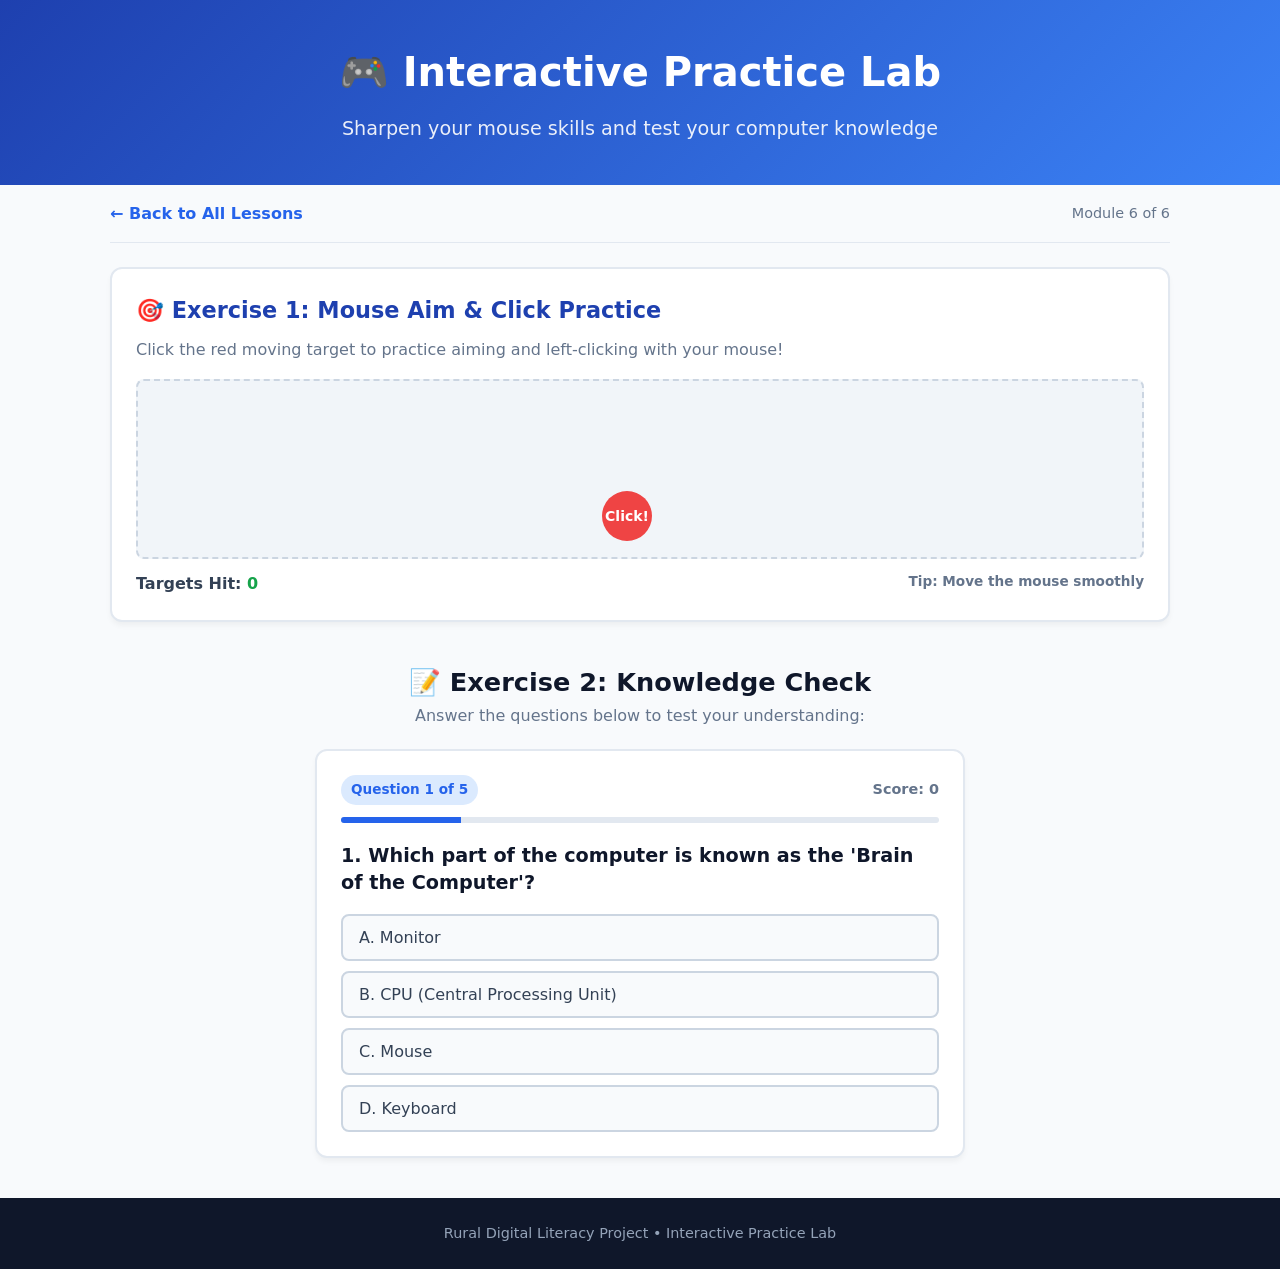
<file: practice-lab.html>
<!DOCTYPE html>
<html lang="en">
<head>
  <meta charset="UTF-8">
  <meta name="viewport" content="width=device-width, initial-scale=1.0">
  <title>Practice Lab & Quiz - Basic Computer Skills</title>
  <link rel="stylesheet" href="style.css">
  <link rel="stylesheet" href="responsive.css">
  <style>
    /* Practice Lab Specific Styles */
    .lab-section {
      margin-bottom: 40px;
    }

    .lab-card {
      background: #ffffff;
      border: 2px solid #e2e8f0;
      border-radius: 12px;
      padding: 24px;
      margin-bottom: 24px;
      box-shadow: 0 4px 6px -1px rgba(0, 0, 0, 0.05);
    }

    .lab-card h2 {
      color: #1e40af;
      font-size: 1.4rem;
      margin-bottom: 8px;
      display: flex;
      align-items: center;
      gap: 8px;
    }

    .lab-card p {
      color: #64748b;
      margin-bottom: 16px;
    }

    /* Interactive Mouse Game Sandbox */
    .click-target-box {
      width: 100%;
      height: 180px;
      background: #f1f5f9;
      border: 2px dashed #cbd5e1;
      border-radius: 8px;
      position: relative;
      overflow: hidden;
      display: flex;
      align-items: center;
      justify-content: center;
    }

    .target-circle {
      width: 50px;
      height: 50px;
      background: #ef4444;
      border-radius: 50%;
      position: absolute;
      cursor: pointer;
      display: flex;
      align-items: center;
      justify-content: center;
      color: #ffffff;
      font-weight: bold;
      font-size: 14px;
      user-select: none;
      transition: transform 0.1s ease;
    }

    .target-circle:active {
      transform: scale(0.9);
    }

    .game-stats {
      display: flex;
      justify-content: space-between;
      margin-top: 12px;
      font-weight: 600;
      color: #334155;
    }

    .nav-bar {
      display: flex;
      justify-content: space-between;
      align-items: center;
      padding: 16px 0;
      border-bottom: 1px solid #e2e8f0;
      margin-bottom: 24px;
    }

    .nav-link {
      color: #2563eb;
      text-decoration: none;
      font-weight: 600;
    }

    .nav-link:hover {
      text-decoration: underline;
    }
  </style>
</head>
<body>

  <!-- Top Header -->
  <header>
    <div class="container">
      <h1>🎮 Interactive Practice Lab</h1>
      <p>Sharpen your mouse skills and test your computer knowledge</p>
    </div>
  </header>

  <main class="container">
    <!-- Top Navigation -->
    <nav class="nav-bar">
      <a href="../index.html" class="nav-link">← Back to All Lessons</a>
      <span style="color: #64748b; font-size: 0.9rem;">Module 6 of 6</span>
    </nav>

    <!-- Exercise 1: Mouse Click Speed & Aim Warm-up -->
    <section class="lab-section">
      <div class="lab-card">
        <h2>🎯 Exercise 1: Mouse Aim & Click Practice</h2>
        <p>Click the red moving target to practice aiming and left-clicking with your mouse!</p>
        
        <div class="click-target-box" id="game-arena">
          <div class="target-circle" id="target">Click!</div>
        </div>

        <div class="game-stats">
          <span>Targets Hit: <strong id="hit-count" style="color: #16a34a;">0</strong></span>
          <span style="color: #64748b; font-size: 0.85rem;">Tip: Move the mouse smoothly</span>
        </div>
      </div>
    </section>

    <!-- Exercise 2: Self-Grading Quiz Section -->
    <section class="lab-section">
      <div style="text-align: center; margin-bottom: 20px;">
        <h2 style="color: #0f172a; font-size: 1.6rem;">📝 Exercise 2: Knowledge Check</h2>
        <p style="color: #64748b;">Answer the questions below to test your understanding:</p>
      </div>

      <!-- QUIZ CONTAINER: quiz.js renders the dynamic test inside here -->
      <div id="quiz-container"></div>
    </section>
  </main>

  <!-- Footer -->
  <footer>
    <div class="container">
      <p>Rural Digital Literacy Project • Interactive Practice Lab</p>
    </div>
  </footer>

  <!-- Mini-game click interaction script -->
  <script>
    let hits = 0;
    const target = document.getElementById('target');
    const arena = document.getElementById('game-arena');
    const counter = document.getElementById('hit-count');

    function moveTarget() {
      const maxX = arena.clientWidth - 60;
      const maxY = arena.clientHeight - 60;
      
      const randomX = Math.max(10, Math.floor(Math.random() * maxX));
      const randomY = Math.max(10, Math.floor(Math.random() * maxY));

      target.style.left = randomX + 'px';
      target.style.top = randomY + 'px';
    }

    target.addEventListener('click', () => {
      hits++;
      counter.textContent = hits;
      moveTarget();
    });

    // Place target initially
    window.addEventListener('load', moveTarget);
  </script>

  <!-- Required Scripts for LocalStorage tracking & Quiz rendering -->
  <script src="progress.js"></script>
  <script src="quiz.js"></script>
</body>
</html>
</file>
<file: style.css>
/* Reset and Global Styles */
* {
  box-sizing: border-box;
  margin: 0;
  padding: 0;
  font-family: system-ui, -apple-system, "Segoe UI", Roboto, Helvetica, Arial, sans-serif;
}

body {
  background-color: #f8fafc;
  color: #1e293b;
  line-height: 1.6;
}

/* Container */
.container {
  max-width: 1100px;
  margin: 0 auto;
  padding: 0 20px;
}

/* Header */
header {
  background: linear-gradient(135deg, #1e40af, #3b82f6);
  color: #ffffff;
  padding: 40px 0;
  text-align: center;
}

header h1 {
  font-size: 2.5rem;
  margin-bottom: 10px;
}

header p {
  font-size: 1.2rem;
  opacity: 0.9;
}

/* Teacher / Student Notice Banner */
.info-banner {
  background: #e0f2fe;
  border-left: 5px solid #0284c7;
  padding: 16px 20px;
  margin: 24px auto;
  border-radius: 4px;
  font-size: 0.95rem;
  color: #0369a1;
}

/* Modules Grid */
.modules-section {
  padding: 30px 0;
}

.section-title {
  font-size: 1.8rem;
  color: #0f172a;
  margin-bottom: 24px;
  text-align: center;
}

.modules-grid {
  display: grid;
  grid-template-columns: repeat(auto-fit, minmax(300px, 1fr));
  gap: 20px;
}

.module-card {
  background: #ffffff;
  border: 2px solid #e2e8f0;
  border-radius: 12px;
  padding: 24px;
  display: flex;
  flex-direction: column;
  justify-content: space-between;
  transition: transform 0.2s, box-shadow 0.2s, border-color 0.2s;
}

.module-card:hover {
  transform: translateY(-4px);
  box-shadow: 0 10px 15px -3px rgba(0, 0, 0, 0.1);
  border-color: #3b82f6;
}

.module-icon {
  font-size: 2.2rem;
  margin-bottom: 12px;
}

.module-title {
  font-size: 1.25rem;
  margin-bottom: 8px;
  color: #1e3a8a;
}

.module-desc {
  font-size: 0.95rem;
  color: #64748b;
  margin-bottom: 16px;
  flex-grow: 1;
}

.module-btn {
  display: inline-block;
  text-align: center;
  background: #2563eb;
  color: #ffffff;
  padding: 10px 16px;
  text-decoration: none;
  font-weight: 600;
  border-radius: 6px;
  transition: background 0.2s;
}

.module-btn:hover {
  background: #1d4ed8;
}

/* Final Quiz Section */
.quiz-section {
  padding: 40px 0 60px 0;
  display: flex;
  justify-content: center;
}

.quiz-card {
  background: #ffffff;
  border: 3px solid #2563eb;
  border-radius: 16px;
  max-width: 650px;
  width: 100%;
  padding: 36px 24px;
  text-align: center;
  box-shadow: 0 10px 25px rgba(37, 99, 235, 0.12);
}

.quiz-badge {
  display: inline-block;
  background: #dbeafe;
  color: #1d4ed8;
  font-weight: 700;
  font-size: 14px;
  padding: 6px 14px;
  border-radius: 20px;
  margin-bottom: 12px;
}

.quiz-card h2 {
  font-size: 28px;
  color: #1e293b;
  margin-bottom: 12px;
}

.quiz-card p {
  font-size: 16px;
  color: #475569;
  line-height: 1.5;
  margin-bottom: 20px;
}

.quiz-info-list {
  list-style: none;
  padding: 0;
  margin: 0 0 24px 0;
  text-align: left;
  background: #f8fafc;
  border-radius: 8px;
  padding: 16px;
}

.quiz-info-list li {
  font-size: 15px;
  color: #334155;
  margin-bottom: 8px;
}

.quiz-info-list li:last-child {
  margin-bottom: 0;
}

.quiz-btn {
  display: inline-block;
  background-color: #16a34a;
  color: #ffffff;
  font-size: 20px;
  font-weight: 700;
  text-decoration: none;
  padding: 16px 36px;
  border-radius: 10px;
  box-shadow: 0 4px 12px rgba(22, 163, 74, 0.3);
  transition: transform 0.2s ease, background-color 0.2s ease;
}

.quiz-btn:hover {
  background-color: #15803d;
  transform: translateY(-2px);
}

.quiz-note {
  display: block;
  margin-top: 14px;
  font-size: 13px;
  color: #64748b;
}

/* Footer */
footer {
  background: #0f172a;
  color: #94a3b8;
  text-align: center;
  padding: 24px 0;
  font-size: 0.9rem;
}
</file>
<file: responsive.css>
/* =======================================================
   RESPONSIVE STYLESHEET FOR BASIC COMPUTER SKILLS PROJECT
   Optimized for low-res school monitors, tablets & mobiles
   ======================================================= */

/* 1. Medium Screens / Laptops / Low-Resolution Lab Monitors (<= 992px) */
@media screen and (max-width: 992px) {
  .container {
    max-width: 90%;
    padding: 0 16px;
  }

  header h1 {
    font-size: 2.1rem;
  }

  header p {
    font-size: 1.1rem;
  }

  .modules-grid {
    grid-template-columns: repeat(2, 1fr);
    gap: 16px;
  }

  .quiz-card {
    padding: 28px 20px;
  }
}

/* 2. Tablets & Small Lab Displays (<= 768px) */
@media screen and (max-width: 768px) {
  header {
    padding: 30px 0;
  }

  header h1 {
    font-size: 1.8rem;
  }

  header p {
    font-size: 1rem;
  }

  .section-title {
    font-size: 1.5rem;
    margin-bottom: 18px;
  }

  /* Single-column stacked cards for clear readability */
  .modules-grid {
    grid-template-columns: 1fr;
  }

  .module-card {
    padding: 20px;
  }

  .module-icon {
    font-size: 1.9rem;
    margin-bottom: 8px;
  }

  .module-title {
    font-size: 1.15rem;
  }

  .module-btn {
    padding: 12px;
    font-size: 1rem;
  }

  .info-banner {
    font-size: 0.9rem;
    padding: 12px 16px;
  }

  .quiz-card h2 {
    font-size: 22px;
  }

  .quiz-btn {
    font-size: 18px;
    padding: 14px 28px;
    width: 100%; /* Easy full-width tap target on touchscreens */
  }

  .nav-bar {
    flex-direction: column;
    align-items: flex-start;
    gap: 8px;
  }
}

/* 3. Mobile Phones & Ultra-Compact Displays (<= 480px) */
@media screen and (max-width: 480px) {
  header h1 {
    font-size: 1.5rem;
  }

  header p {
    font-size: 0.9rem;
  }

  .modules-section {
    padding: 20px 0;
  }

  .module-card {
    padding: 16px;
  }

  .quiz-section {
    padding: 24px 0 40px 0;
  }

  .quiz-card {
    border-width: 2px;
    padding: 20px 14px;
  }

  .quiz-badge {
    font-size: 12px;
    padding: 4px 10px;
  }

  .quiz-info-list {
    padding: 12px;
  }

  .quiz-info-list li {
    font-size: 13.5px;
  }

  footer {
    padding: 18px 0;
    font-size: 0.8rem;
  }
}

/* 4. Classroom Print View (For physical study worksheets) */
@media print {
  body {
    background-color: #ffffff;
    color: #000000;
  }

  header, footer, .quiz-btn, .module-btn {
    display: none;
  }

  .module-card, .about-card {
    border: 1px solid #000000;
    box-shadow: none;
    page-break-inside: avoid;
    margin-bottom: 12px;
  }
}
</file>
